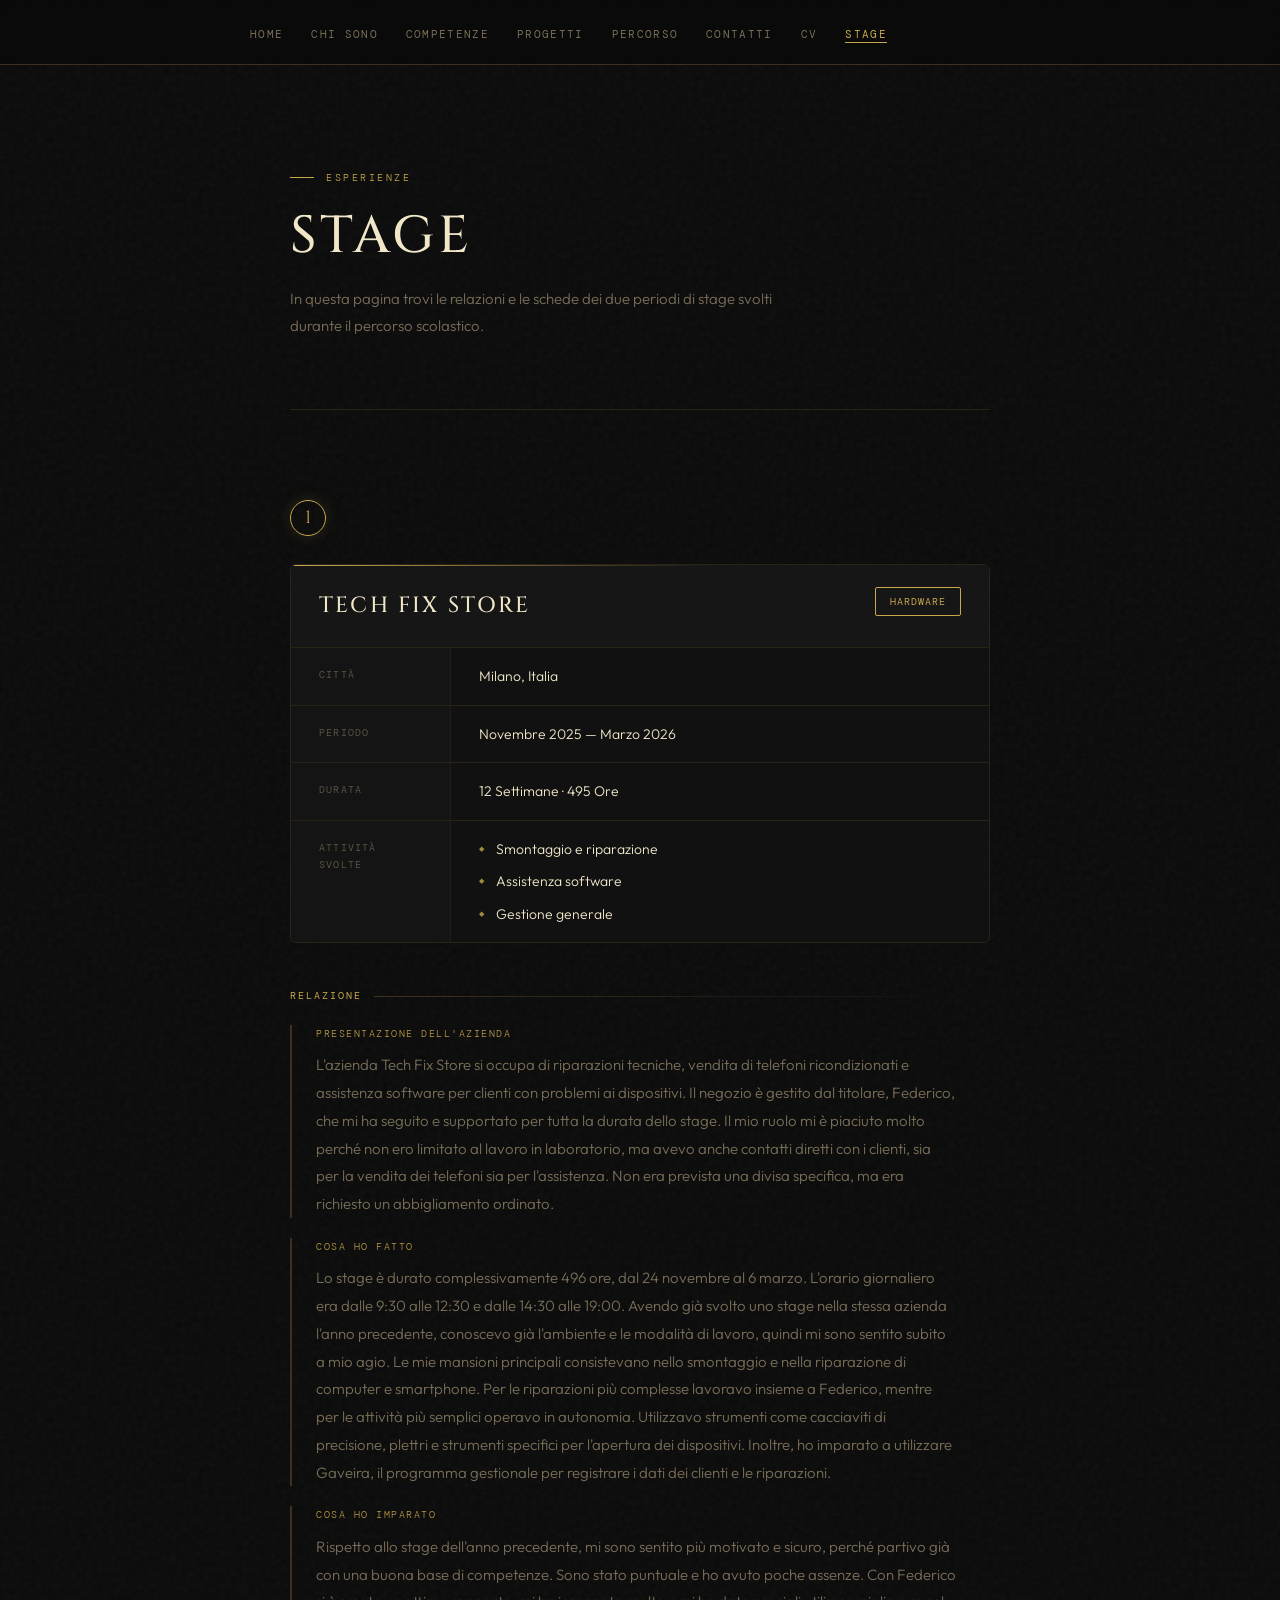
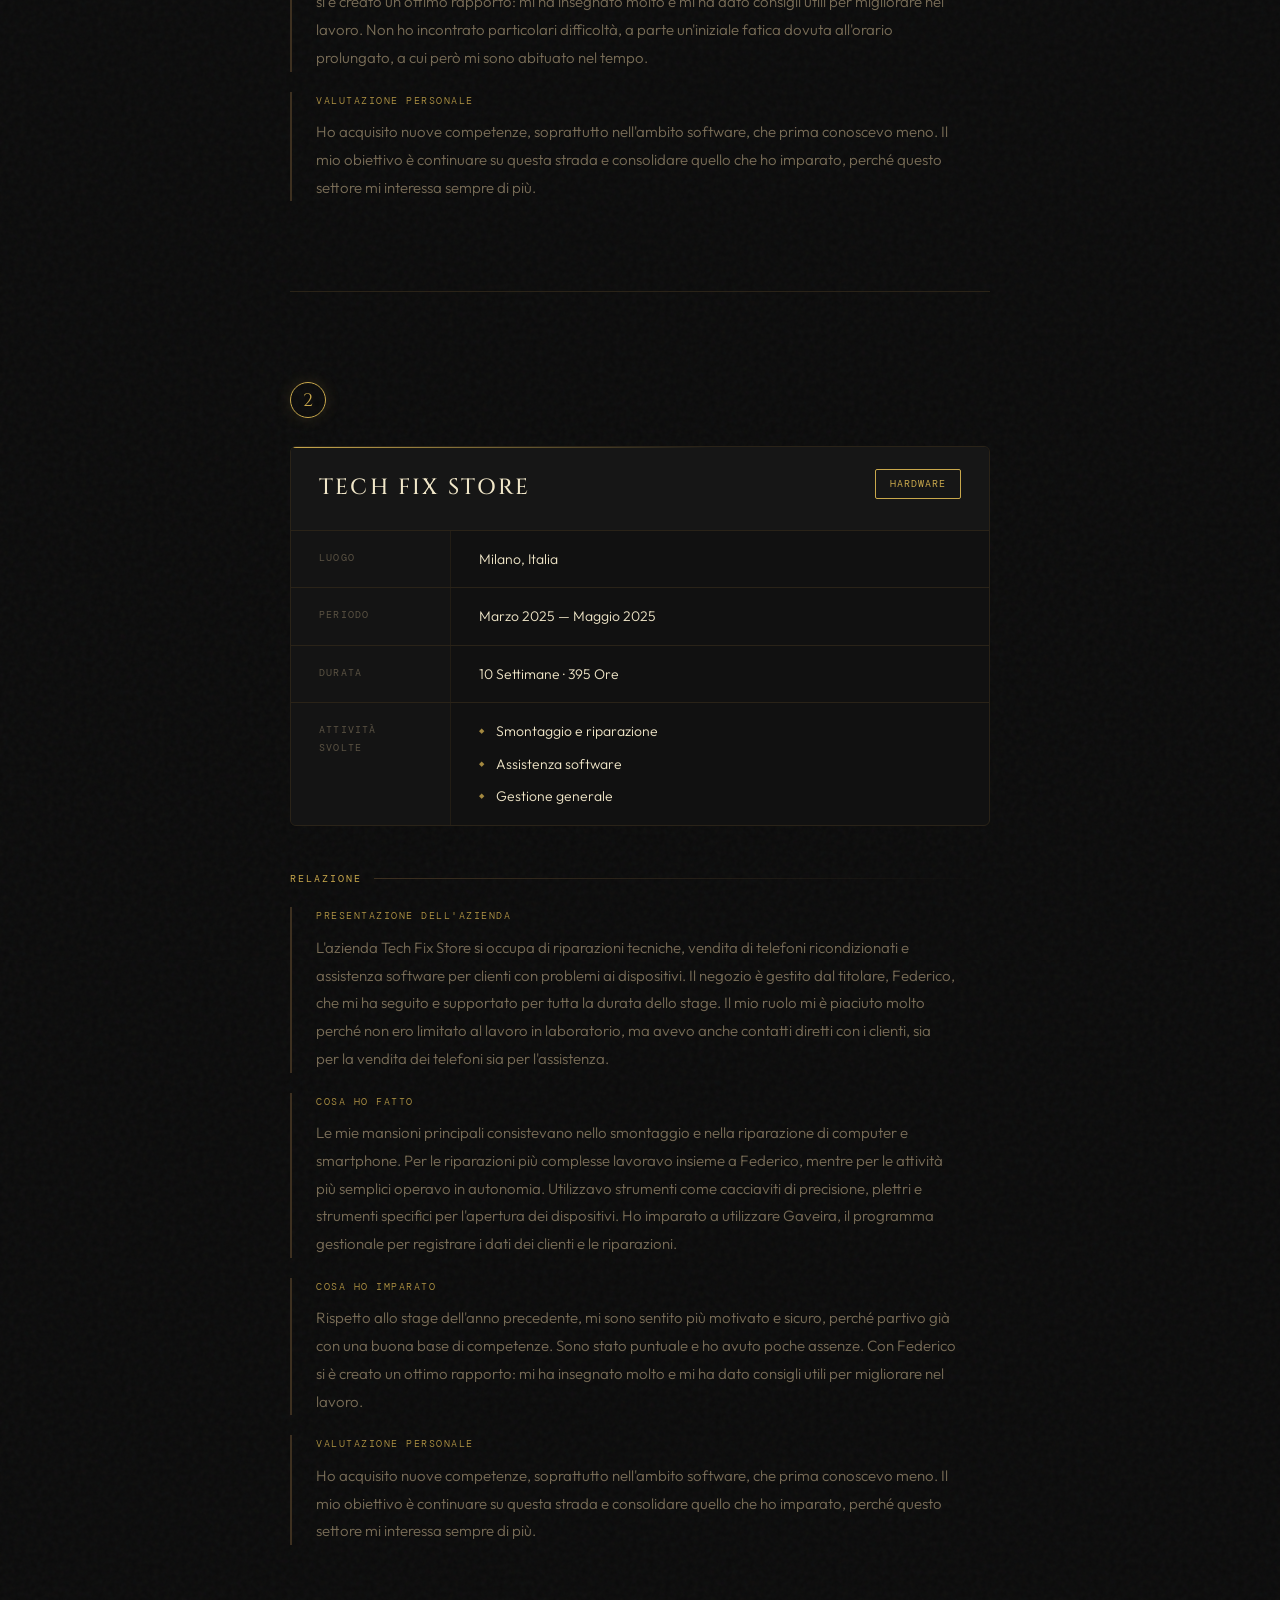
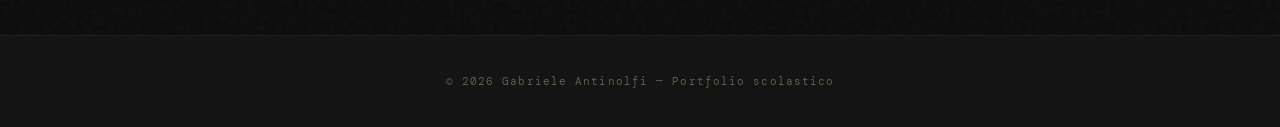
<file: stage.html>
<!DOCTYPE html>
<html lang="it">
<head>
  <meta charset="UTF-8" />
  <meta name="viewport" content="width=device-width, initial-scale=1.0"/>
  <title>Gabriele Antinolfi — Stage</title>

  <link rel="preconnect" href="https://fonts.googleapis.com">
  <link href="https://fonts.googleapis.com/css2?family=Cinzel:wght@400;500;600;700&family=Cinzel+Decorative:wght@400;700&family=DM+Mono:wght@300;400;500&family=Outfit:wght@300;400;500&display=swap" rel="stylesheet">
  <link rel="stylesheet" href="style.css">
</head>

<body class="pagina-stage">

  <nav>
    <ul>
      <li><a href="./index.html">Home</a></li>
      <li><a href="index.html#chi-sono">Chi sono</a></li>
      <li><a href="./index.html#competenze">Competenze</a></li>
      <li><a href="./index.html#progetti">Progetti</a></li>
      <li><a href="./index.html#percorso">Percorso</a></li>
      <li><a href="./index.html#contatti">Contatti</a></li>
      <li><a href="./index.html#cv">CV</a></li>
      <li><a href="./stage.html" class="attivo">Stage</a></li>
    </ul>
  </nav>

  <main>

    <section id="intro">
      <p class="etichetta">Esperienze</p>
      <h1>Stage</h1>
      <p>
        In questa pagina trovi le relazioni e le schede dei due periodi
        di stage svolti durante il percorso scolastico.
      </p>
    </section>


    <!-- STAGE 1 -->
    <section id="stage-1">

      <div class="numero-stage">1</div>

      <div class="scheda-azienda">
        <div class="scheda-header">
          <h2>Tech Fix Store</h2>
          <span class="settore-badge">Hardware</span>
        </div>

        <div class="scheda-corpo">
          <div class="scheda-riga">
            <span class="scheda-label">Città</span>
            <span class="scheda-valore">Milano, Italia</span>
          </div>
          <div class="scheda-riga">
            <span class="scheda-label">Periodo</span>
            <span class="scheda-valore">Novembre 2025 — Marzo 2026</span>
          </div>
          <div class="scheda-riga">
            <span class="scheda-label">Durata</span>
            <span class="scheda-valore">12 Settimane · 495 Ore</span>
          </div>
          <div class="scheda-riga">
            <span class="scheda-label">Attività svolte</span>
            <ul class="attivita-lista">
              <li>Smontaggio e riparazione</li>
              <li>Assistenza software</li>
              <li>Gestione generale</li>
            </ul>
          </div>
        </div>
      </div>

      <div class="relazione-contenitore">
        <h3>Relazione</h3>
        <div class="relazione-testo">

          <div class="relazione-paragrafo">
            <p class="para-titolo">Presentazione dell'azienda</p>
            <p>
              L'azienda Tech Fix Store si occupa di riparazioni tecniche, vendita di 
              telefoni ricondizionati e assistenza software per clienti con problemi ai 
              dispositivi. Il negozio è gestito dal titolare, Federico, che mi ha seguito e 
              supportato per tutta la durata dello stage. Il mio ruolo mi è piaciuto molto 
              perché non ero limitato al lavoro in laboratorio, ma avevo anche contatti 
              diretti con i clienti, sia per la vendita dei telefoni sia per l'assistenza. Non 
              era prevista una divisa specifica, ma era richiesto un abbigliamento 
              ordinato.
            </p>
          </div>

          <div class="relazione-paragrafo">
            <p class="para-titolo">Cosa ho fatto</p>
            <p>
              Lo stage è durato complessivamente 496 ore, dal 24 novembre al 6 
              marzo. L'orario giornaliero era dalle 9:30 alle 12:30 e dalle 14:30 alle 
              19:00. Avendo già svolto uno stage nella stessa azienda l'anno 
              precedente, conoscevo già l'ambiente e le modalità di lavoro, quindi 
              mi sono sentito subito a mio agio. Le mie mansioni principali consistevano 
              nello smontaggio e nella riparazione di computer e smartphone. Per le 
              riparazioni più complesse lavoravo insieme a Federico, mentre per le 
              attività più semplici operavo in autonomia. Utilizzavo strumenti come 
              cacciaviti di precisione, plettri e strumenti specifici per l'apertura dei 
              dispositivi. Inoltre, ho imparato a utilizzare Gaveira, il programma 
              gestionale per registrare i dati dei clienti e le riparazioni.
            </p>
          </div>

          <div class="relazione-paragrafo">
            <p class="para-titolo">Cosa ho imparato</p>
            <p>
              Rispetto allo stage dell'anno precedente, mi sono sentito più motivato e 
              sicuro, perché partivo già con una buona base di competenze. Sono 
              stato puntuale e ho avuto poche assenze. Con Federico si è creato un 
              ottimo rapporto: mi ha insegnato molto e mi ha dato consigli utili per 
              migliorare nel lavoro. Non ho incontrato particolari difficoltà, a parte 
              un'iniziale fatica dovuta all'orario prolungato, a cui però mi sono abituato 
              nel tempo.
            </p>
          </div>

          <div class="relazione-paragrafo">
            <p class="para-titolo">Valutazione personale</p>
            <p>
              Ho acquisito nuove competenze, soprattutto nell'ambito software, che 
              prima conoscevo meno. Il mio obiettivo è continuare su questa strada e 
              consolidare quello che ho imparato, perché questo settore mi interessa 
              sempre di più.
            </p>
          </div>

        </div>
      </div>

    </section>


    <!-- STAGE 2 -->
    <section id="stage-2">

      <div class="numero-stage">2</div>

      <div class="scheda-azienda">
        <div class="scheda-header">
          <h2>Tech Fix Store</h2>
          <span class="settore-badge">Hardware</span>
        </div>

        <div class="scheda-corpo">
          <div class="scheda-riga">
            <span class="scheda-label">Luogo</span>
            <span class="scheda-valore">Milano, Italia</span>
          </div>
          <div class="scheda-riga">
            <span class="scheda-label">Periodo</span>
            <span class="scheda-valore">Marzo 2025 — Maggio 2025</span>
          </div>
          <div class="scheda-riga">
            <span class="scheda-label">Durata</span>
            <span class="scheda-valore">10 Settimane · 395 Ore</span>
          </div>
          <div class="scheda-riga">
            <span class="scheda-label">Attività svolte</span>
            <ul class="attivita-lista">
              <li>Smontaggio e riparazione</li>
              <li>Assistenza software</li>
              <li>Gestione generale</li>
            </ul>
          </div>
        </div>
      </div>

      <div class="relazione-contenitore">
        <h3>Relazione</h3>
        <div class="relazione-testo">

          <div class="relazione-paragrafo">
            <p class="para-titolo">Presentazione dell'azienda</p>
            <p>
              L'azienda Tech Fix Store si occupa di riparazioni tecniche, vendita di 
              telefoni ricondizionati e assistenza software per clienti con problemi ai 
              dispositivi. Il negozio è gestito dal titolare, Federico, che mi ha seguito e 
              supportato per tutta la durata dello stage. Il mio ruolo mi è piaciuto molto 
              perché non ero limitato al lavoro in laboratorio, ma avevo anche contatti 
              diretti con i clienti, sia per la vendita dei telefoni sia per l'assistenza.
            </p>
          </div>

          <div class="relazione-paragrafo">
            <p class="para-titolo">Cosa ho fatto</p>
            <p>
              Le mie mansioni principali consistevano nello smontaggio e nella 
              riparazione di computer e smartphone. Per le riparazioni più complesse 
              lavoravo insieme a Federico, mentre per le attività più semplici operavo 
              in autonomia. Utilizzavo strumenti come cacciaviti di precisione, plettri e 
              strumenti specifici per l'apertura dei dispositivi. Ho imparato a utilizzare 
              Gaveira, il programma gestionale per registrare i dati dei clienti e le 
              riparazioni.
            </p>
          </div>

          <div class="relazione-paragrafo">
            <p class="para-titolo">Cosa ho imparato</p>
            <p>
              Rispetto allo stage dell'anno precedente, mi sono sentito più motivato e 
              sicuro, perché partivo già con una buona base di competenze. Sono 
              stato puntuale e ho avuto poche assenze. Con Federico si è creato un 
              ottimo rapporto: mi ha insegnato molto e mi ha dato consigli utili per 
              migliorare nel lavoro.
            </p>
          </div>

          <div class="relazione-paragrafo">
            <p class="para-titolo">Valutazione personale</p>
            <p>
              Ho acquisito nuove competenze, soprattutto nell'ambito software, che 
              prima conoscevo meno. Il mio obiettivo è continuare su questa strada e 
              consolidare quello che ho imparato, perché questo settore mi interessa 
              sempre di più.
            </p>
          </div>

        </div>
      </div>

    </section>

  </main>

  <footer>
    © 2026 Gabriele Antinolfi — Portfolio scolastico
  </footer>

</body>
</html>
</file>
<file: style.css>
/* =============================================
   IMPORT FONTS — Cormorant Garamond + DM Mono
   ============================================= */
@import url('https://fonts.googleapis.com/css2?family=Cinzel:wght@400;500;600;700&family=Cinzel+Decorative:wght@400;700&family=DM+Mono:wght@300;400;500&family=Outfit:wght@300;400;500&display=swap');

/* =============================================
   VARIABILI — palette nero/oro
   ============================================= */
:root {
  --colore-sfondo:     #0a0a0a;
  --colore-sfondo-2:   #111111;
  --colore-sfondo-3:   #161616;
  --colore-testo:      #f0e6c8;
  --colore-testo-muto: #7a6e58;
  --colore-accento:    #c9a84c;
  --colore-accento-2:  #e8c96a;
  --colore-accento-chiaro: #f5e6b0;
  --colore-bordo:      #2a2318;
  --colore-bordo-oro:  #3d3020;
  --colore-card:       #111111;

  --font-titoli: 'Cinzel', serif;
  --font-mono:   'DM Mono', monospace;
  --font-testo:  'Outfit', sans-serif;

  --larghezza-max: 780px;
  --raggio:        6px;
}

/* =============================================
   RESET E BASE
   ============================================= */
*, *::before, *::after {
  box-sizing: border-box;
  margin: 0;
  padding: 0;
}

html {
  scroll-behavior: smooth;
}

body {
  background-color: var(--colore-sfondo);
  color: var(--colore-testo);
  font-family: var(--font-testo);
  font-size: 16px;
  line-height: 1.75;
  /* Grain texture overlay */
  background-image: url("data:image/svg+xml,%3Csvg viewBox='0 0 256 256' xmlns='http://www.w3.org/2000/svg'%3E%3Cfilter id='noise'%3E%3CfeTurbulence type='fractalNoise' baseFrequency='0.9' numOctaves='4' stitchTiles='stitch'/%3E%3C/filter%3E%3Crect width='100%25' height='100%25' filter='url(%23noise)' opacity='0.04'/%3E%3C/svg%3E");
}

/* Gold line separator utility */
.sep-oro {
  width: 48px;
  height: 1px;
  background: linear-gradient(90deg, var(--colore-accento), transparent);
  margin: 24px 0;
}

/* =============================================
   NAVIGAZIONE
   ============================================= */
nav {
  position: sticky;
  top: 0;
  background-color: rgba(10, 10, 10, 0.92);
  backdrop-filter: blur(12px);
  -webkit-backdrop-filter: blur(12px);
  border-bottom: 1px solid var(--colore-bordo-oro);
  z-index: 100;
  padding: 0 40px;
}

nav ul {
  list-style: none;
  display: flex;
  gap: 28px;
  max-width: var(--larghezza-max);
  margin: 0 auto;
  padding: 18px 0;
  flex-wrap: wrap;
}

nav a {
  text-decoration: none;
  color: var(--colore-testo-muto);
  font-size: 11px;
  font-family: var(--font-mono);
  letter-spacing: 0.12em;
  text-transform: uppercase;
  transition: color 0.25s ease;
  position: relative;
}

nav a::after {
  content: '';
  position: absolute;
  left: 0;
  bottom: -2px;
  width: 0;
  height: 1px;
  background: var(--colore-accento);
  transition: width 0.25s ease;
}

nav a:hover,
nav a.attivo {
  color: var(--colore-accento);
}

nav a:hover::after,
nav a.attivo::after {
  width: 100%;
}

/* =============================================
   LAYOUT PRINCIPALE
   ============================================= */
main {
  max-width: var(--larghezza-max);
  margin: 0 auto;
  padding: 0 40px;
}

section {
  padding: 90px 0;
  border-bottom: 1px solid var(--colore-bordo);
}

section:last-child {
  border-bottom: none;
}

/* =============================================
   TIPOGRAFIA
   ============================================= */
.etichetta {
  font-family: var(--font-mono);
  font-size: 10px;
  letter-spacing: 0.25em;
  text-transform: uppercase;
  color: var(--colore-accento);
  margin-bottom: 20px;
  display: flex;
  align-items: center;
  gap: 12px;
}

.etichetta::before {
  content: '';
  display: inline-block;
  width: 24px;
  height: 1px;
  background: var(--colore-accento);
  flex-shrink: 0;
}

h1 {
  font-family: var(--font-titoli);
  font-size: clamp(32px, 5vw, 52px);
  font-weight: 500;
  line-height: 1.15;
  margin-bottom: 20px;
  color: var(--colore-testo);
  letter-spacing: 0.08em;
  text-transform: uppercase;
}

/* h1 nella pagina stage */
.pagina-stage h1 {
  font-size: clamp(32px, 5vw, 52px);
}

h2 {
  font-family: var(--font-titoli);
  font-size: clamp(18px, 2.5vw, 24px);
  font-weight: 500;
  margin-bottom: 10px;
  color: var(--colore-testo);
  letter-spacing: 0.1em;
  text-transform: uppercase;
}

h3 {
  font-family: var(--font-mono);
  font-size: 13px;
  font-weight: 400;
  margin-bottom: 6px;
  color: var(--colore-testo);
  letter-spacing: 0.04em;
}

p {
  color: var(--colore-testo-muto);
  max-width: 600px;
  font-weight: 300;
  font-size: 15px;
}

a {
  color: var(--colore-accento);
  transition: color 0.2s;
}

a:hover {
  color: var(--colore-accento-2);
}

/* =============================================
   SEZIONE HERO
   ============================================= */
#hero {
  padding: 100px 0 90px;
  position: relative;
}

.hero-layout {
  display: grid;
  grid-template-columns: 1fr 280px;
  gap: 60px;
  align-items: center;
}

.hero-testo {
  position: relative;
  z-index: 1;
}

/* Photo portrait */
.hero-foto-wrapper {
  position: relative;
  flex-shrink: 0;
}

.hero-foto-wrapper::before {
  content: '';
  position: absolute;
  inset: -2px;
  border-radius: 4px;
  background: linear-gradient(135deg, var(--colore-accento), transparent 50%, var(--colore-accento-2));
  z-index: 0;
}

.hero-foto-wrapper::after {
  content: '';
  position: absolute;
  bottom: -12px;
  right: -12px;
  width: 100%;
  height: 100%;
  border: 1px solid var(--colore-bordo-oro);
  border-radius: 4px;
  z-index: -1;
}

.hero-foto {
  width: 100%;
  aspect-ratio: 3/4;
  object-fit: cover;
  object-position: center top;
  display: block;
  border-radius: 3px;
  position: relative;
  z-index: 1;
  filter: grayscale(15%) contrast(1.05);
}

#hero .sottotitolo {
  font-size: 16px;
  color: var(--colore-testo-muto);
  margin-bottom: 36px;
  max-width: 460px;
  font-weight: 300;
  line-height: 1.85;
}

.tag-list {
  display: flex;
  flex-wrap: wrap;
  gap: 8px;
  margin-top: 28px;
}

.tag {
  font-family: var(--font-mono);
  font-size: 10px;
  letter-spacing: 0.1em;
  text-transform: uppercase;
  padding: 5px 14px;
  border: 1px solid var(--colore-bordo-oro);
  border-radius: 2px;
  color: var(--colore-testo-muto);
  background: transparent;
  transition: all 0.2s;
}

.tag:hover {
  border-color: var(--colore-accento);
  color: var(--colore-accento);
}

@media (max-width: 680px) {
  .hero-layout {
    grid-template-columns: 1fr;
    gap: 40px;
  }
  .hero-foto-wrapper {
    max-width: 200px;
    order: -1;
  }
}

/* =============================================
   CHI SONO
   ============================================= */
.griglia-2col {
  display: grid;
  grid-template-columns: 1fr 1fr;
  gap: 40px;
  margin-top: 36px;
}

.info-riga {
  display: flex;
  flex-direction: column;
  gap: 4px;
  padding: 14px 0;
  border-bottom: 1px solid var(--colore-bordo);
}

.info-riga span:first-child {
  font-family: var(--font-mono);
  font-size: 10px;
  text-transform: uppercase;
  letter-spacing: 0.12em;
  color: var(--colore-accento);
  opacity: 0.7;
}

.info-riga span:last-child {
  font-size: 14px;
  color: var(--colore-testo);
  font-weight: 300;
}

/* =============================================
   COMPETENZE
   ============================================= */
.competenze-griglia {
  display: grid;
  grid-template-columns: repeat(auto-fill, minmax(180px, 1fr));
  gap: 16px;
  margin-top: 36px;
}

.competenza-card {
  background: var(--colore-card);
  border: 1px solid var(--colore-bordo);
  border-radius: var(--raggio);
  padding: 22px 20px;
  transition: border-color 0.25s, transform 0.25s;
  position: relative;
  overflow: hidden;
}

.competenza-card::before {
  content: '';
  position: absolute;
  top: 0;
  left: 0;
  right: 0;
  height: 1px;
  background: linear-gradient(90deg, transparent, var(--colore-accento), transparent);
  opacity: 0;
  transition: opacity 0.25s;
}

.competenza-card:hover {
  border-color: var(--colore-bordo-oro);
  transform: translateY(-2px);
}

.competenza-card:hover::before {
  opacity: 1;
}

.competenza-card h3 {
  font-size: 12px;
  margin-bottom: 14px;
  color: var(--colore-testo);
  letter-spacing: 0.08em;
}

.barra-contenitore {
  background: var(--colore-bordo);
  border-radius: 2px;
  height: 2px;
  overflow: hidden;
}

.barra {
  height: 100%;
  background: linear-gradient(90deg, var(--colore-accento), var(--colore-accento-2));
  border-radius: 2px;
}

.livello-label {
  font-family: var(--font-mono);
  font-size: 9px;
  letter-spacing: 0.1em;
  text-transform: uppercase;
  color: var(--colore-testo-muto);
  margin-top: 8px;
  opacity: 0.7;
}

/* =============================================
   PROGETTI
   ============================================= */
.progetti-lista {
  display: flex;
  flex-direction: column;
  gap: 28px;
  margin-top: 36px;
}

.progetto-card {
  border: 1px solid var(--colore-bordo);
  border-radius: var(--raggio);
  overflow: hidden;
  transition: border-color 0.25s, box-shadow 0.25s;
  background: var(--colore-card);
}

.progetto-card:hover {
  border-color: var(--colore-accento);
  box-shadow: 0 0 40px rgba(201, 168, 76, 0.06);
}

.progetto-immagine {
  width: 100%;
  height: 200px;
  background: var(--colore-sfondo-3);
  display: flex;
  align-items: center;
  justify-content: center;
  font-family: var(--font-mono);
  font-size: 11px;
  color: var(--colore-testo-muto);
  overflow: hidden;
  position: relative;
}

.progetto-immagine::after {
  content: '';
  position: absolute;
  inset: 0;
  background: linear-gradient(to top, var(--colore-sfondo) 0%, transparent 40%);
}

.progetto-corpo {
  padding: 26px 28px;
}

.progetto-meta {
  display: flex;
  gap: 8px;
  margin-top: 14px;
  flex-wrap: wrap;
}

.badge {
  font-family: var(--font-mono);
  font-size: 10px;
  letter-spacing: 0.08em;
  padding: 3px 10px;
  border-radius: 2px;
  background: transparent;
  border: 1px solid var(--colore-bordo-oro);
  color: var(--colore-accento);
  text-transform: uppercase;
}

.progetto-link {
  display: inline-block;
  margin-top: 16px;
  font-family: var(--font-mono);
  font-size: 11px;
  color: var(--colore-accento);
  text-decoration: none;
  letter-spacing: 0.08em;
}

.progetto-link:hover {
  color: var(--colore-accento-2);
  text-decoration: underline;
}

/* =============================================
   PERCORSO — timeline
   ============================================= */
.timeline {
  margin-top: 36px;
  display: flex;
  flex-direction: column;
}

.timeline-item {
  display: grid;
  grid-template-columns: 100px 1fr;
  gap: 24px;
  padding-bottom: 36px;
  position: relative;
}

.timeline-item::before {
  content: '';
  position: absolute;
  left: 91px;
  top: 8px;
  bottom: 0;
  width: 1px;
  background: linear-gradient(to bottom, var(--colore-accento), var(--colore-bordo));
}

.timeline-item:last-child::before {
  display: none;
}

.timeline-anno {
  font-family: var(--font-mono);
  font-size: 10px;
  letter-spacing: 0.08em;
  color: var(--colore-testo-muto);
  padding-top: 2px;
  text-align: right;
}

.timeline-contenuto {
  padding-left: 22px;
  position: relative;
}

.timeline-contenuto::before {
  content: '';
  position: absolute;
  left: -5px;
  top: 6px;
  width: 10px;
  height: 10px;
  border-radius: 50%;
  background: var(--colore-accento);
  box-shadow: 0 0 10px rgba(201, 168, 76, 0.4);
}

/* =============================================
   CONTATTI
   ============================================= */
.contatti-lista {
  margin-top: 36px;
  display: flex;
  flex-direction: column;
  gap: 12px;
}

.contatto-riga {
  display: flex;
  align-items: center;
  gap: 20px;
  padding: 18px 22px;
  border: 1px solid var(--colore-bordo);
  border-radius: var(--raggio);
  text-decoration: none;
  color: var(--colore-testo);
  transition: border-color 0.25s, background 0.25s, transform 0.2s;
  background: var(--colore-card);
}

.contatto-riga:hover {
  border-color: var(--colore-accento);
  background: var(--colore-sfondo-3);
  transform: translateX(4px);
  color: var(--colore-testo);
}

.contatto-icona {
  font-family: var(--font-mono);
  font-size: 10px;
  letter-spacing: 0.12em;
  text-transform: uppercase;
  color: var(--colore-accento);
  min-width: 64px;
}

/* =============================================
   CV
   ============================================= */
.cv-download-bar {
  display: flex;
  align-items: center;
  justify-content: space-between;
  background: var(--colore-sfondo-3);
  border: 1px solid var(--colore-bordo-oro);
  border-radius: var(--raggio);
  padding: 18px 26px;
  margin-top: 36px;
  margin-bottom: 44px;
  flex-wrap: wrap;
  gap: 14px;
  position: relative;
  overflow: hidden;
}

.cv-download-bar::before {
  content: '';
  position: absolute;
  top: 0;
  left: 0;
  right: 0;
  height: 1px;
  background: linear-gradient(90deg, transparent, var(--colore-accento), transparent);
}

.cv-download-bar p {
  font-size: 13px;
  max-width: none;
  color: var(--colore-testo-muto);
}

.btn-scarica {
  display: inline-flex;
  align-items: center;
  gap: 8px;
  background: var(--colore-accento);
  color: #0a0a0a;
  text-decoration: none;
  font-family: var(--font-mono);
  font-size: 11px;
  letter-spacing: 0.1em;
  text-transform: uppercase;
  padding: 10px 22px;
  border-radius: var(--raggio);
  transition: background 0.2s, box-shadow 0.2s;
  white-space: nowrap;
  font-weight: 500;
}

.btn-scarica:hover {
  background: var(--colore-accento-2);
  color: #0a0a0a;
  box-shadow: 0 4px 20px rgba(201, 168, 76, 0.3);
}

.cv-blocco {
  margin-bottom: 44px;
}

.cv-blocco-titolo {
  font-family: var(--font-mono);
  font-size: 10px;
  letter-spacing: 0.2em;
  text-transform: uppercase;
  color: var(--colore-accento);
  border-bottom: 1px solid var(--colore-bordo-oro);
  padding-bottom: 10px;
  margin-bottom: 22px;
}

.cv-riga {
  display: grid;
  grid-template-columns: 110px 1fr;
  gap: 16px 24px;
  padding: 16px 0;
  border-bottom: 1px solid var(--colore-bordo);
  align-items: start;
}

.cv-riga:last-child {
  border-bottom: none;
}

.cv-periodo {
  font-family: var(--font-mono);
  font-size: 10px;
  letter-spacing: 0.06em;
  color: var(--colore-testo-muto);
  padding-top: 3px;
}

.cv-contenuto h3 {
  font-size: 14px;
  font-weight: 400;
  margin-bottom: 3px;
  color: var(--colore-testo);
  letter-spacing: 0.02em;
}

.cv-contenuto .cv-luogo {
  font-size: 12px;
  color: var(--colore-accento);
  font-family: var(--font-mono);
  margin-bottom: 6px;
  opacity: 0.85;
}

.cv-contenuto p {
  font-size: 13px;
  color: var(--colore-testo-muto);
  max-width: none;
  margin: 0;
  font-weight: 300;
}

.cv-skill-lista {
  display: flex;
  flex-wrap: wrap;
  gap: 8px;
  padding: 12px 0;
}

.cv-skill {
  font-family: var(--font-mono);
  font-size: 10px;
  letter-spacing: 0.08em;
  text-transform: uppercase;
  padding: 5px 14px;
  border-radius: 2px;
  background: transparent;
  border: 1px solid var(--colore-bordo-oro);
  color: var(--colore-testo-muto);
  transition: all 0.2s;
}

.cv-skill:hover {
  border-color: var(--colore-accento);
  color: var(--colore-accento);
}

/* =============================================
   PAGINA STAGE
   ============================================= */
#intro {
  padding: 90px 0 70px;
}

#intro p {
  margin-top: 14px;
  max-width: 520px;
}

.numero-stage {
  display: inline-flex;
  align-items: center;
  justify-content: center;
  width: 36px;
  height: 36px;
  border-radius: 50%;
  background: transparent;
  border: 1px solid var(--colore-accento);
  color: var(--colore-accento);
  font-family: var(--font-titoli);
  font-size: 18px;
  font-weight: 400;
  margin-bottom: 28px;
  box-shadow: 0 0 16px rgba(201, 168, 76, 0.15);
}

.scheda-azienda {
  border: 1px solid var(--colore-bordo);
  border-radius: var(--raggio);
  overflow: hidden;
  margin-bottom: 44px;
  background: var(--colore-card);
  position: relative;
}

.scheda-azienda::before {
  content: '';
  position: absolute;
  top: 0;
  left: 0;
  right: 0;
  height: 1px;
  background: linear-gradient(90deg, var(--colore-accento), transparent 60%);
}

.scheda-header {
  background: var(--colore-sfondo-3);
  border-bottom: 1px solid var(--colore-bordo);
  padding: 22px 28px;
  display: flex;
  align-items: flex-start;
  justify-content: space-between;
  gap: 16px;
  flex-wrap: wrap;
}

.scheda-header h2 {
  font-size: 22px;
  margin-bottom: 0;
}

.scheda-header .settore-badge {
  font-family: var(--font-mono);
  font-size: 10px;
  letter-spacing: 0.1em;
  text-transform: uppercase;
  padding: 5px 14px;
  border: 1px solid var(--colore-accento);
  border-radius: 2px;
  color: var(--colore-accento);
  background: transparent;
  white-space: nowrap;
}

.scheda-corpo {
  padding: 0;
}

.scheda-riga {
  display: grid;
  grid-template-columns: 160px 1fr;
  border-bottom: 1px solid var(--colore-bordo);
}

.scheda-riga:last-child {
  border-bottom: none;
}

.scheda-label {
  font-family: var(--font-mono);
  font-size: 10px;
  text-transform: uppercase;
  letter-spacing: 0.12em;
  color: var(--colore-testo-muto);
  padding: 18px 28px;
  background: var(--colore-sfondo-3);
  border-right: 1px solid var(--colore-bordo);
  display: flex;
  align-items: flex-start;
  opacity: 0.7;
}

.scheda-valore {
  padding: 16px 28px;
  font-size: 14px;
  color: var(--colore-testo);
  font-weight: 300;
}

.attivita-lista {
  list-style: none;
  display: flex;
  flex-direction: column;
  gap: 8px;
  padding: 16px 28px;
}

.attivita-lista li {
  font-size: 14px;
  color: var(--colore-testo);
  display: flex;
  gap: 12px;
  align-items: flex-start;
  font-weight: 300;
}

.attivita-lista li::before {
  content: '◆';
  color: var(--colore-accento);
  font-size: 7px;
  flex-shrink: 0;
  margin-top: 6px;
  opacity: 0.8;
}

/* Relazione */
.relazione-contenitore {
  margin-top: 10px;
}

.relazione-contenitore h3 {
  font-family: var(--font-mono);
  font-size: 10px;
  font-weight: 400;
  text-transform: uppercase;
  letter-spacing: 0.2em;
  color: var(--colore-accento);
  margin-bottom: 20px;
  display: flex;
  align-items: center;
  gap: 12px;
}

.relazione-contenitore h3::after {
  content: '';
  flex: 1;
  height: 1px;
  background: linear-gradient(90deg, var(--colore-bordo-oro), transparent);
}

.relazione-testo {
  display: flex;
  flex-direction: column;
  gap: 20px;
}

.relazione-paragrafo {
  border-left: 2px solid var(--colore-bordo-oro);
  padding-left: 24px;
  transition: border-color 0.2s;
}

.relazione-paragrafo:hover {
  border-left-color: var(--colore-accento);
}

.relazione-paragrafo .para-titolo {
  font-family: var(--font-mono);
  font-size: 10px;
  text-transform: uppercase;
  letter-spacing: 0.15em;
  color: var(--colore-accento);
  margin-bottom: 8px;
  opacity: 0.9;
}

.relazione-paragrafo p {
  font-size: 15px;
  line-height: 1.85;
  font-weight: 300;
  color: var(--colore-testo-muto);
  max-width: 640px;
}

/* =============================================
   FOOTER
   ============================================= */
footer {
  border-top: 1px solid var(--colore-bordo);
  padding: 36px 40px;
  text-align: center;
  font-family: var(--font-mono);
  font-size: 11px;
  letter-spacing: 0.1em;
  color: var(--colore-testo-muto);
  background: var(--colore-sfondo-3);
  opacity: 0.8;
}

/* =============================================
   RESPONSIVE
   ============================================= */
@media (max-width: 600px) {
  main  { padding: 0 20px; }
  nav   { padding: 0 20px; }

  #hero::before { display: none; }

  .griglia-2col      { grid-template-columns: 1fr; }
  .timeline-item     { grid-template-columns: 64px 1fr; }
  .cv-riga           { grid-template-columns: 1fr; gap: 4px; }
  .cv-periodo        { padding-top: 0; }
  .cv-download-bar   { flex-direction: column; align-items: flex-start; }

  .scheda-riga       { grid-template-columns: 1fr; }
  .scheda-label      { border-right: none; border-bottom: 1px solid var(--colore-bordo); }
  .scheda-header     { flex-direction: column; gap: 10px; }
}
</file>
